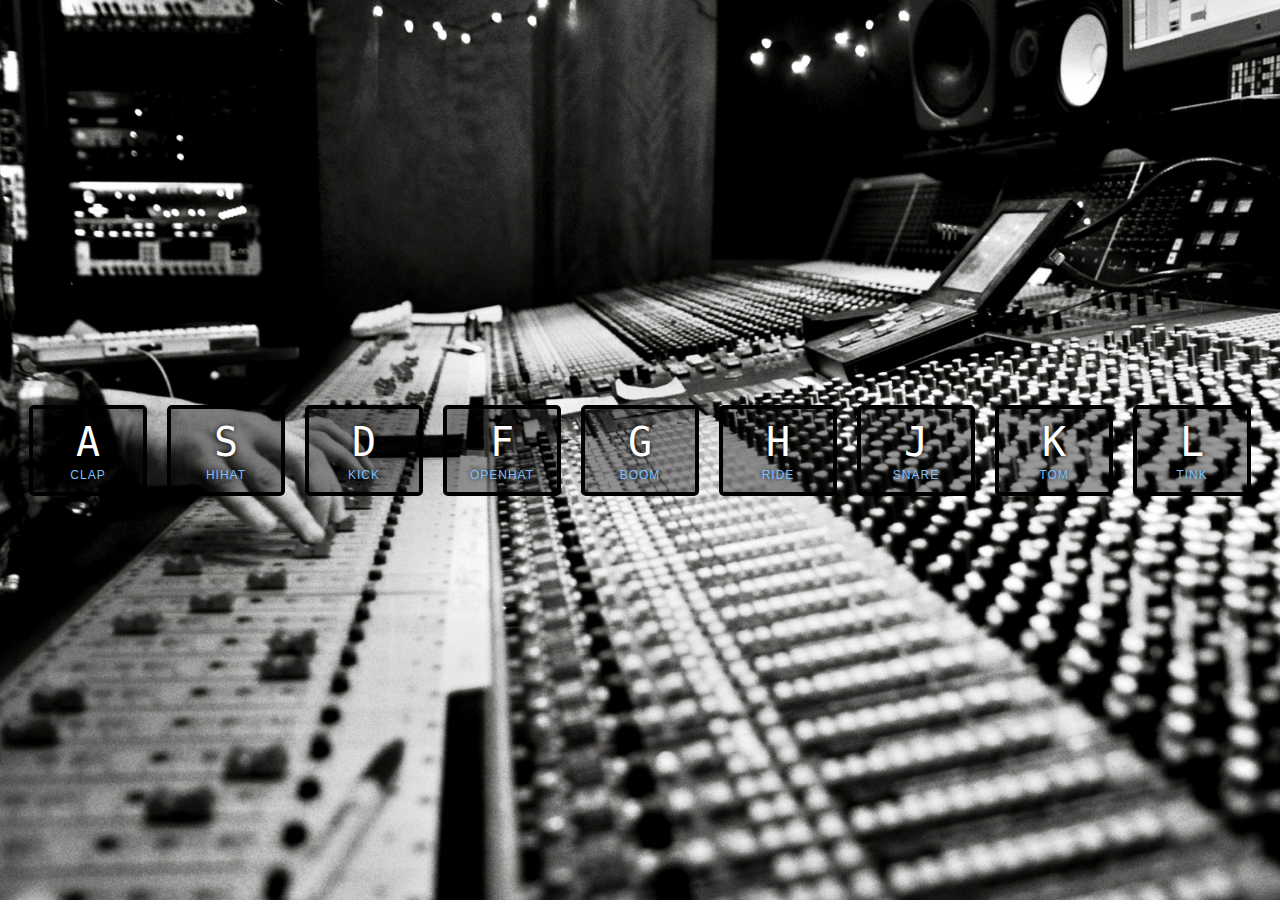
<file: JavaScript30/5.31.2018/index.html>
<!DOCTYPE html>
<html lang="en">
<head>
  <meta charset="UTF-8">
  <title>JS Drum Kit</title>
  <link rel="stylesheet" href="css/style.css">
</head>
<body>


  <div class="keys">
    <div data-key="65" class="key">
      <kbd>A</kbd>
      <span class="sound">clap</span>
    </div>
    <div data-key="83" class="key">
      <kbd>S</kbd>
      <span class="sound">hihat</span>
    </div>
    <div data-key="68" class="key">
      <kbd>D</kbd>
      <span class="sound">kick</span>
    </div>
    <div data-key="70" class="key">
      <kbd>F</kbd>
      <span class="sound">openhat</span>
    </div>
    <div data-key="71" class="key">
      <kbd>G</kbd>
      <span class="sound">boom</span>
    </div>
    <div data-key="72" class="key">
      <kbd>H</kbd>
      <span class="sound">ride</span>
    </div>
    <div data-key="74" class="key">
      <kbd>J</kbd>
      <span class="sound">snare</span>
    </div>
    <div data-key="75" class="key">
      <kbd>K</kbd>
      <span class="sound">tom</span>
    </div>
    <div data-key="76" class="key">
      <kbd>L</kbd>
      <span class="sound">tink</span>
    </div>
  </div>

  <audio data-key="65" src="sounds/clap.wav"></audio>
  <audio data-key="83" src="sounds/hihat.wav"></audio>
  <audio data-key="68" src="sounds/kick.wav"></audio>
  <audio data-key="70" src="sounds/openhat.wav"></audio>
  <audio data-key="71" src="sounds/boom.wav"></audio>
  <audio data-key="72" src="sounds/ride.wav"></audio>
  <audio data-key="74" src="sounds/snare.wav"></audio>
  <audio data-key="75" src="sounds/tom.wav"></audio>
  <audio data-key="76" src="sounds/tink.wav"></audio>

<script>
  const keys = document.querySelectorAll('.key');

  // Listen for when any key is pressed
  window.addEventListener('keydown', (e) => {
    const audio = document.querySelector(`audio[data-key="${e.keyCode}"]`);
    const key = document.querySelector(`.key[data-key="${e.keyCode}"]`);
    if (!audio) // If there is no corresponding data-key audio element with key input, return
      return;
    audio.currentTime = 0; // Allows for multiple, rapid succession calls
    audio.play();
    key.classList.add('playing');
  })

  // When a transition has ended, this function is called
  function removeTransition(e) {
    if (e.propertyName !== 'transform') return; // skip if its not a transform
    this.classList.remove('playing');
  }

  keys.forEach((key) => { // Add a transitionend listener for for each div with class 'key'
    key.addEventListener('transitionend', removeTransition);
  })

</script>


</body>
</html>
</file>
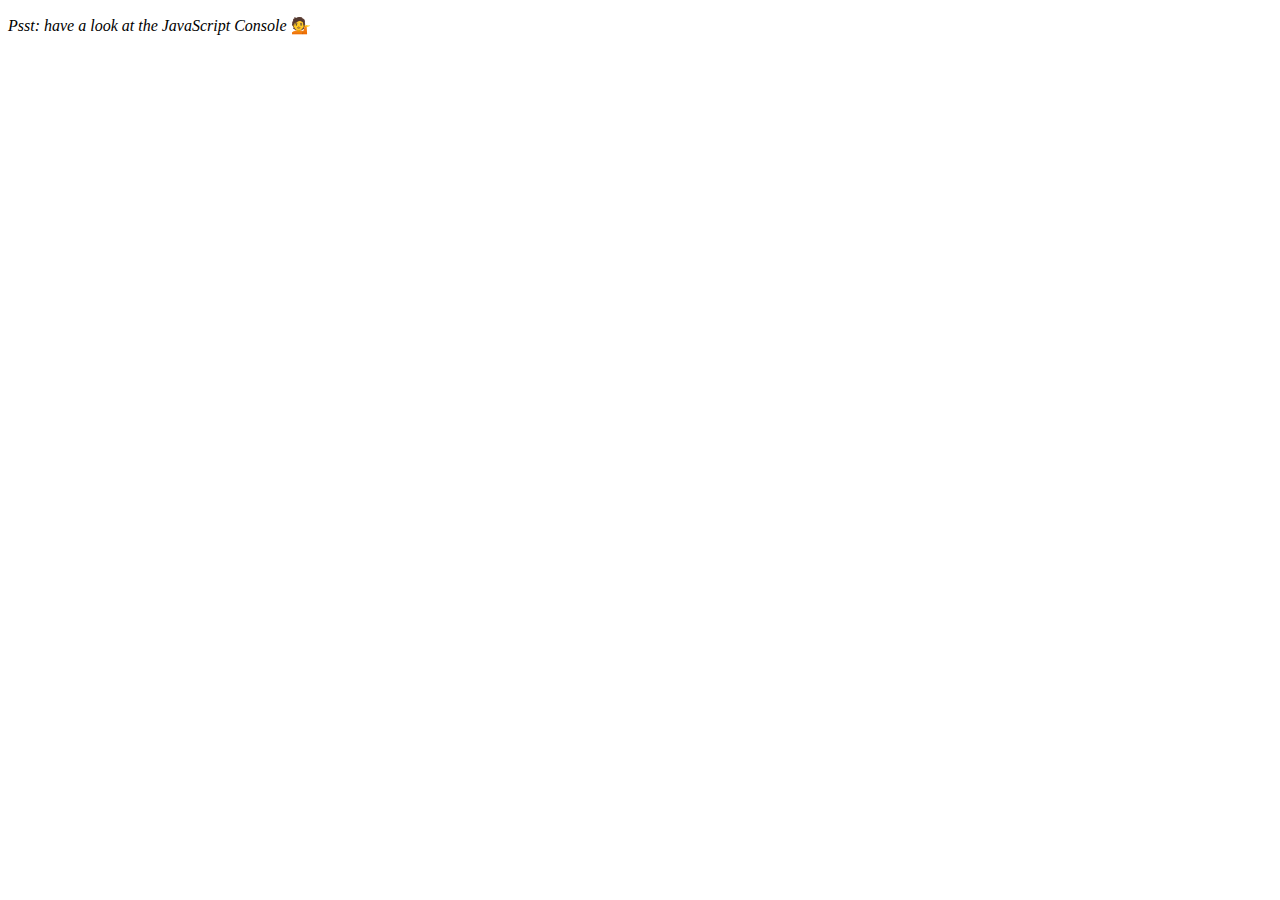
<file: JavaScript30/6.05.2018/index.html>
<!DOCTYPE html>
<html lang="en">
<head>
  <meta charset="UTF-8">
  <title>Array Cardio 💪</title>
</head>
<body>
  <p><em>Psst: have a look at the JavaScript Console</em> 💁</p>
  <script type="text/javascript" src="js/script.js"></script>
</body>
</html>
</file>
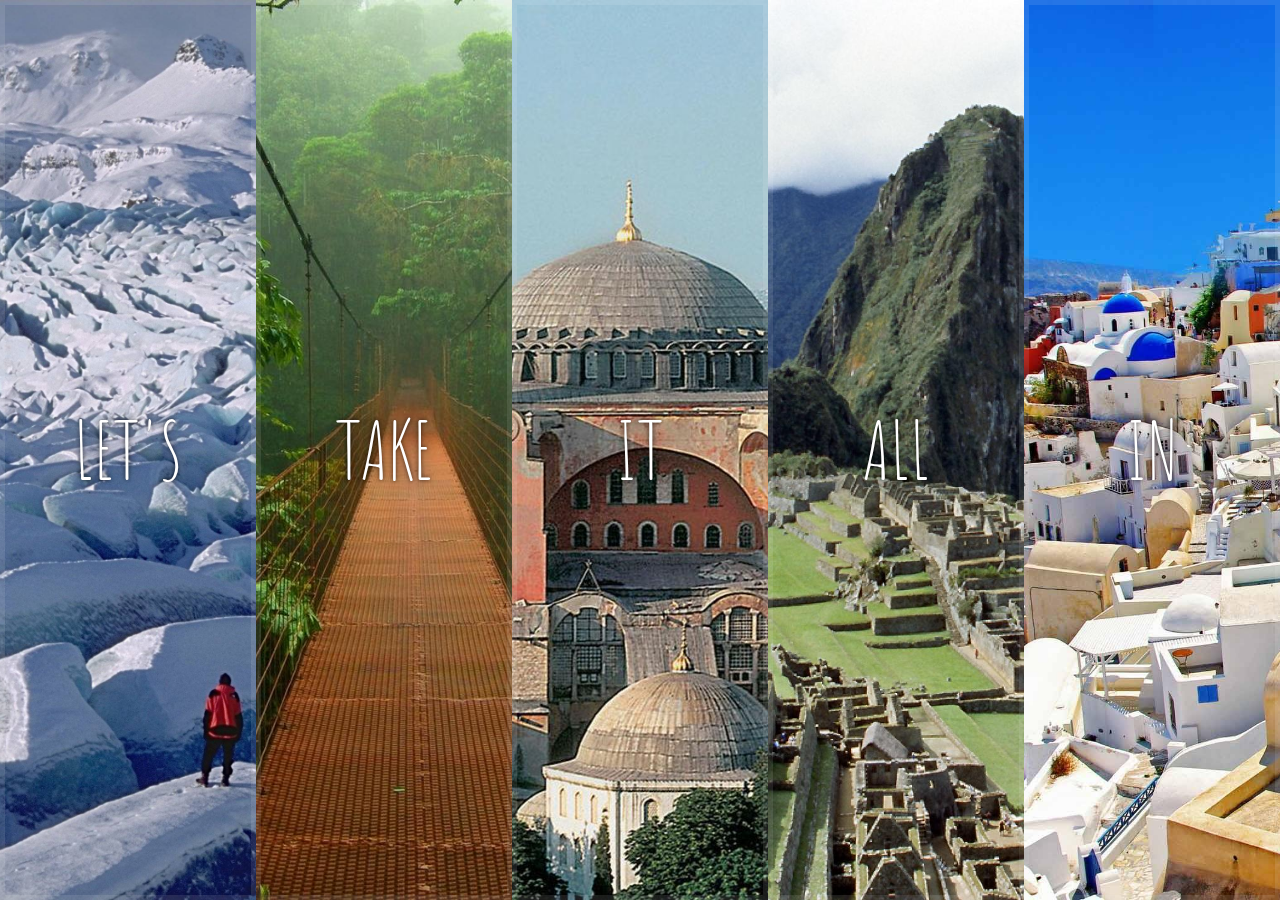
<file: JavaScript30/6.06.2018/index.html>
<!DOCTYPE html>
<html lang="en">
<head>
  <meta charset="UTF-8">
  <title>Flex Panels 💪</title>
  <link href='https://fonts.googleapis.com/css?family=Amatic+SC' rel='stylesheet' type='text/css'>
  <link rel="stylesheet" href="css/style.css">
</head>
<body>
  <div class="panels">
    <div class="panel panel1">
      <p>Hey</p>
      <p>Let's</p>
      <p>Dance</p>
    </div>
    <div class="panel panel2">
      <p>Give</p>
      <p>Take</p>
      <p>Receive</p>
    </div>
    <div class="panel panel3">
      <p>Experience</p>
      <p>It</p>
      <p>Today</p>
    </div>
    <div class="panel panel4">
      <p>Give</p>
      <p>All</p>
      <p>You can</p>
    </div>
    <div class="panel panel5">
      <p>Life</p>
      <p>In</p>
      <p>Motion</p>
    </div>
  </div>
  <script type="text/javascript" src="js/script.js"></script>
</body>
</html>
</file>
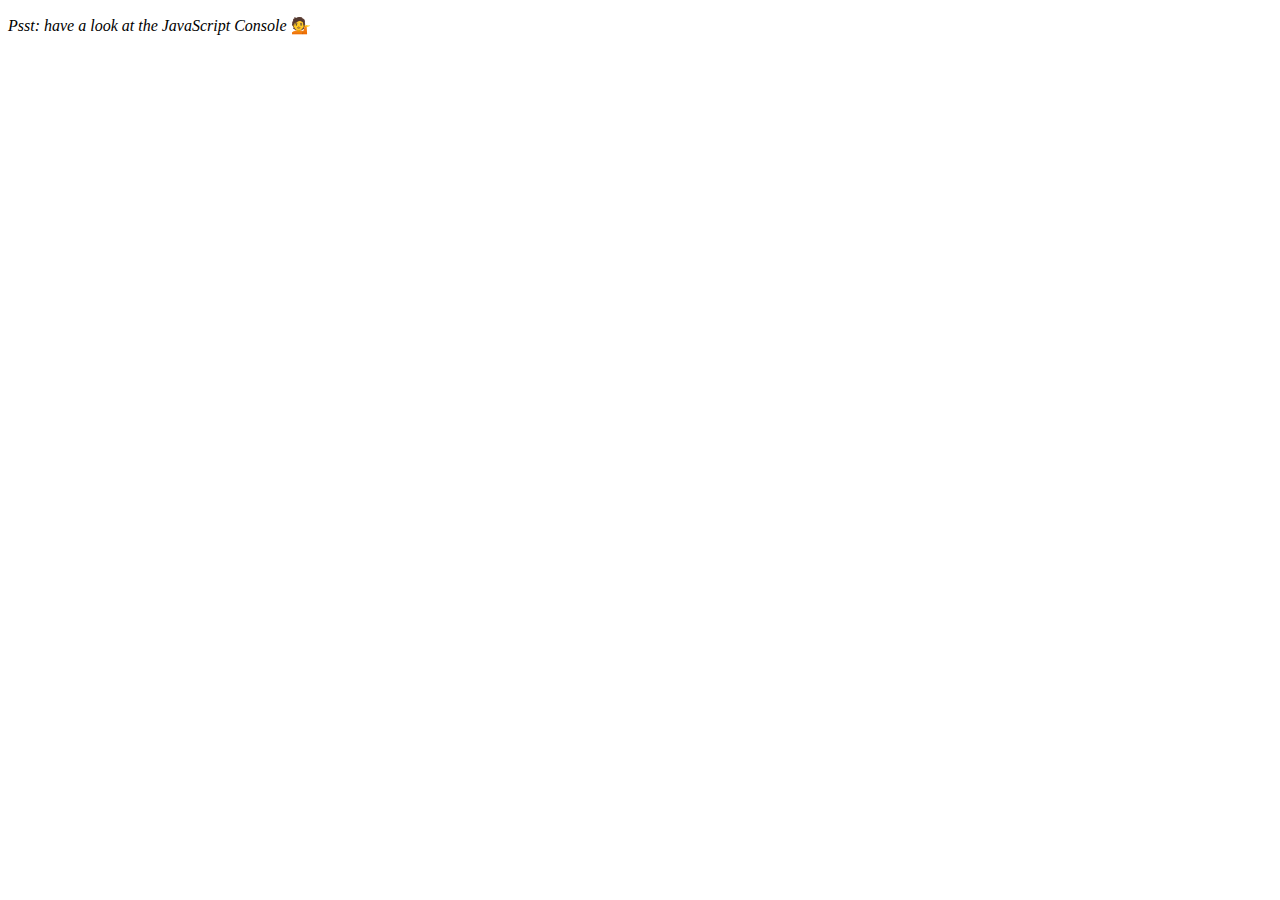
<file: JavaScript30/Array Cardio 2/index.html>
<!DOCTYPE html>
<html lang="en">
<head>
  <meta charset="UTF-8">
  <title>Array Cardio 💪💪</title>
</head>
<body>
  <p><em>Psst: have a look at the JavaScript Console</em> 💁</p>
  <script type="text/javascript" src="js/script.js"></script>
</body>
</html>
</file>
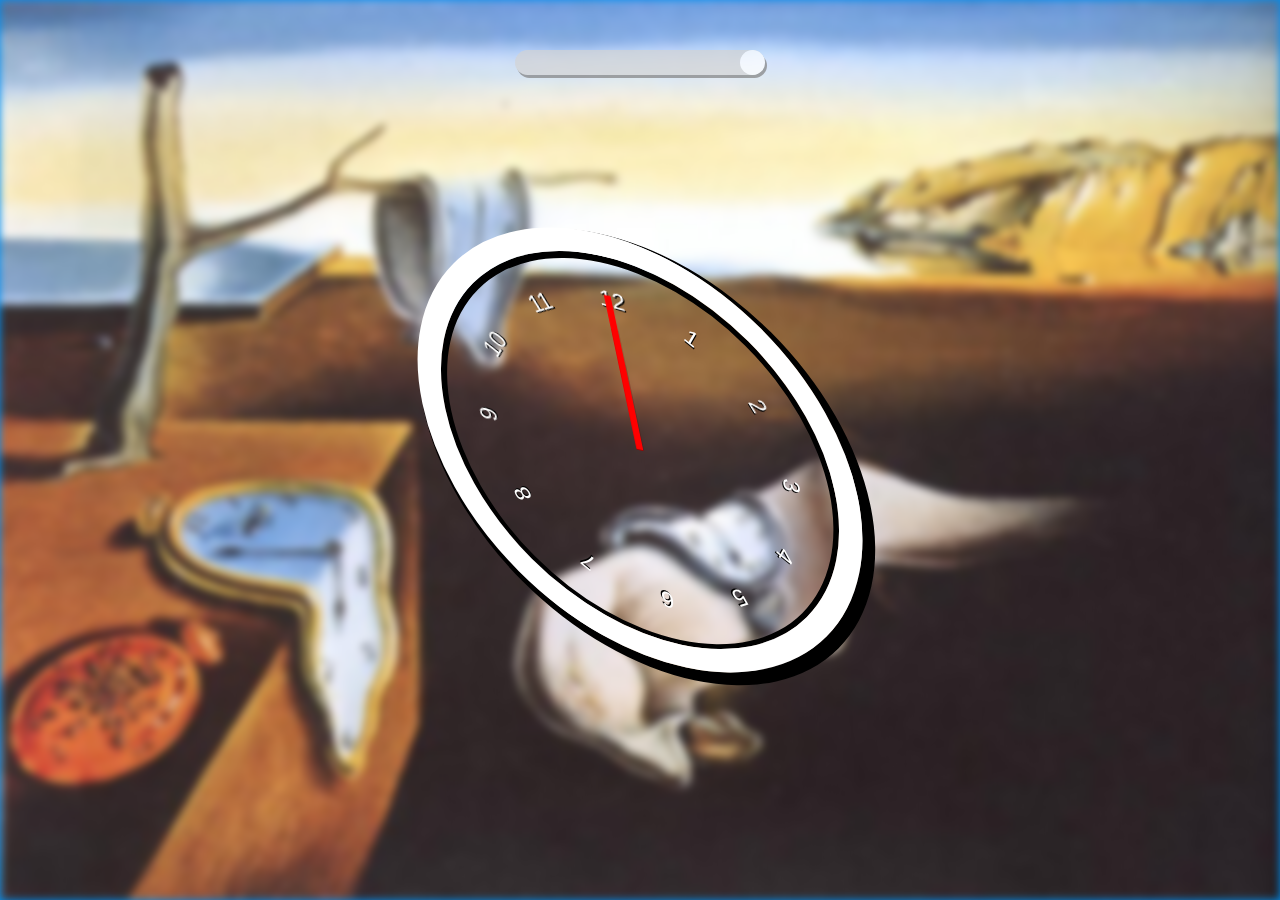
<file: JavaScript30/Salvador Dali Clock/index.html>
<!DOCTYPE html>
<html lang="en">
<head>
  <meta charset="UTF-8">
  <title>JS + CSS Clock</title>
  <link rel="stylesheet" href="css/style.css">
</head>
  <body>
    <img src="img/la-persistencia.jpg" alt="La Persistencia">
    <div class="box">
      <input type ="range" name="skew"  min="-12" max="12" step=".1" value="12" class="slider">
      <div class="clock">
        <div class="clock-face">
          <div class="hand hour-hand">
            <div class="hour-box"></div>
          </div>
          <div class="hand min-hand">
            <div class="minute-box"></div>
          </div>
          <div class="hand second-hand">
            <div class="second-box"></div>
          </div>
        </div>
      </div>
    </div>

    <script type="text/javascript" src="js/script.js"></script>
  </body>
</html>
</file>
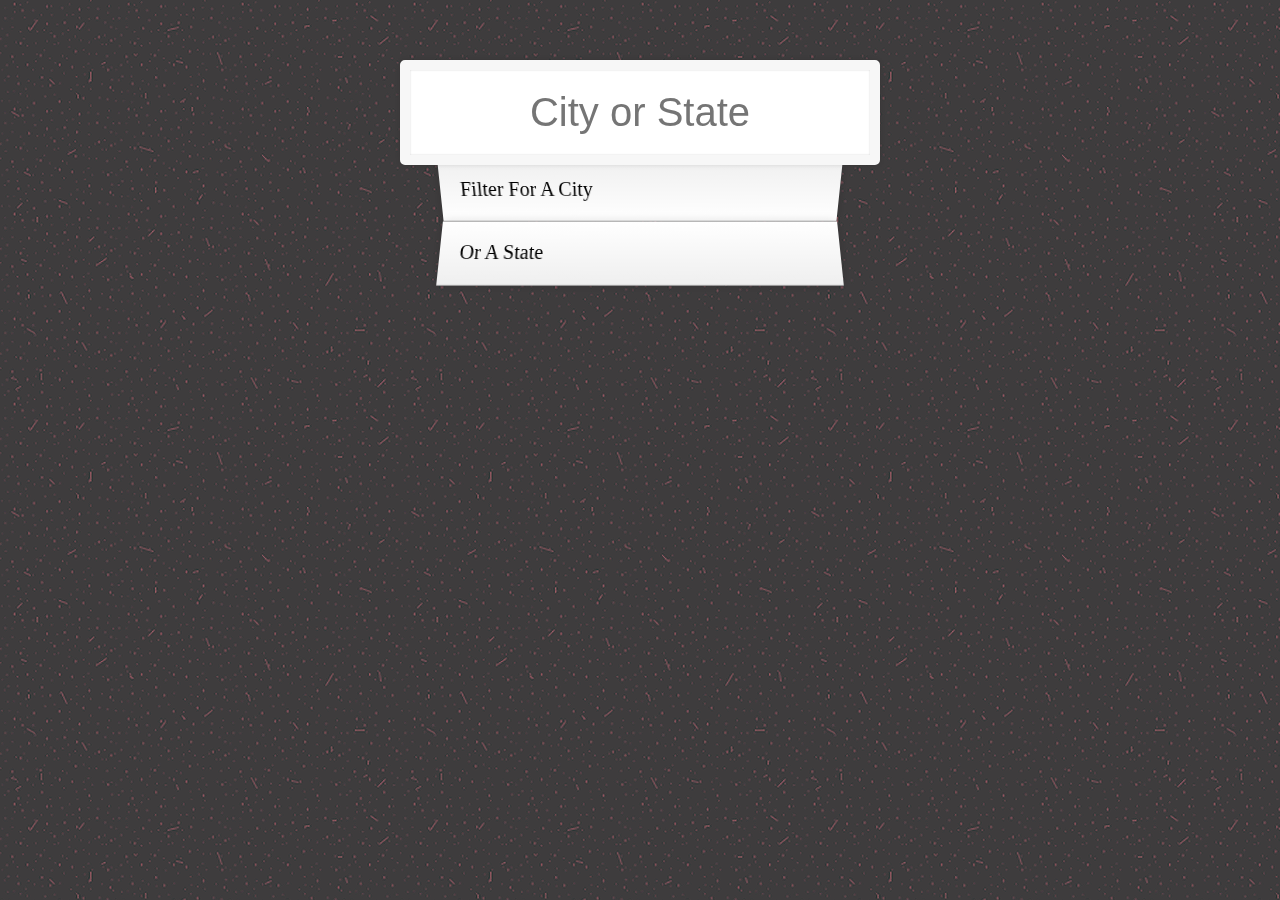
<file: JavaScript30/Type Ahead AJAX/index.html>
<!DOCTYPE html>
<html lang="en">
<head>
  <meta charset="UTF-8">
  <title>Type Ahead</title>
  <link rel="stylesheet" href="css/style.css">
</head>
<body>
  <form class="search-form">
    <input type="text" class="search" placeholder="City or State">
    <ul class="suggestions">
      <li>Filter for a city</li>
      <li>or a state</li>
    </ul>
  </form>
  <script type="text/javascript" src="js/script.js"></script>
  </body>
</html>
</file>
<file: JavaScript30/5.31.2018/css/style.css>
html {
  font-size: 10px;
  background: url('../img/studio.jpg') bottom center;
  background-size: cover;
}
body,html {
  margin: 0;
  padding: 0;
  font-family: sans-serif;
}

.keys {
  display: flex;
  flex: 1;
  min-height: 100vh;
  align-items: center;
  justify-content: center;
}

.key {
  border: .4rem solid black;
  border-radius: .5rem;
  margin: 1rem;
  font-size: 1.5rem;
  padding: 1rem .5rem;
  transition: all .07s ease;
  width: 10rem;
  text-align: center;
  color: white;
  background: rgba(0,0,0,0.4);
  text-shadow: 0 0 .5rem black;
}

.playing {
  transform: scale(1.1);
  border-color: #7DC0FF;
  box-shadow: 0 0 1rem #3F607F;
}

kbd {
  display: block;
  font-size: 4rem;
}

.sound {
  font-size: 1.2rem;
  text-transform: uppercase;
  letter-spacing: .1rem;
  color: #7DC0FF;
}
</file>
<file: JavaScript30/6.06.2018/css/style.css>
html {
    box-sizing: border-box;
    background:#ffc600;
    font-family: 'helvetica neue', Arial, Helvetica, sans-serif;
    font-size: 20px;
    font-weight: 200;
}

body {
    margin: 0;
}

*, *:before, *:after {
    box-sizing: inherit;
}

.panels {
    min-height:100vh;
    overflow: hidden;
    display: flex;
}

.panel {
    background:#6B0F9C;
    box-shadow:inset 0 0 0 5px rgba(255,255,255,0.1);
    color:white;
    text-align: center;
    align-items:center;
    /* Safari transitionend event.propertyName === flex */
    /* Chrome + FF transitionend event.propertyName === flex-grow */
    transition:
        font-size 0.7s cubic-bezier(0.61,-0.19, 0.7,-0.11),
        flex 0.7s cubic-bezier(0.61,-0.19, 0.7,-0.11),
        background 0.2s;
    font-size: 20px;
    background-size:cover;
    background-position:center;
    flex: 1;
    justify-content: center;
    align-items: center;
    display: flex;
    flex-direction: column;
}

.panel1 { background-image:url('../img/alaska.jpg'); }
.panel2 { background-image:url('../img/amazon.jpg'); }
.panel3 { background-image: url('../img/hagia-sofia.jpg'); }
.panel4 { background-image:url('../img/machu-picchu.jpg'); }
.panel5 { background-image:url('../img/greece.jpg'); }

.panel > * {
    margin:0;
    width: 100%;
    transition:transform 0.5s;
    flex: 1 0 auto;
    display: flex;
    justify-content: center;
    align-items: center;
}

.panel > *:first-child {
    transform: translateY(-100%);
}

.panel > *:last-child {
    transform: translateY(100%);
}

.panel.open-active > * {
    transform: translateY(0);
}

.panel p {
    text-transform: uppercase;
    font-family: 'Operator Pro', 'Amatic SC', cursive;
    text-shadow:0 0 4px rgba(0, 0, 0, 0.72), 0 0 14px rgba(0, 0, 0, 0.45);
    font-size: 2em;
}
.panel p:nth-child(2) {
    font-size: 4em;
}

.panel.open {
    font-size:40px;
    flex: 5;
}
</file>
<file: JavaScript30/Salvador Dali Clock/css/style.css>
:root{
  --offwhite: #EFEFEF;
  --blue: #018DED;
}

img {
  position: fixed;
  width: 100%;
  height: 100%;
  filter: blur(4px);
  z-index: -1;
}

.box {
  display: flex;
  width: 100%;
  flex-direction: column;
  align-items:center;
}

.box > * {
  margin: 10px;
  box-shadow: 2px 3px gray;
}

input {
  position: absolute;
  width: 200px;
  top: 40px;
  height: 25px; /* Specified height */
}

html {
  background: var(--blue);
  background-size:cover;
  font-family: 'Helvetica Neue', -apple-system, BlinkMacSystemFont, 'Segoe UI', Roboto, Oxygen, Ubuntu, Cantarell, 'Open Sans', sans-serif;
  text-align: center;
  font-size: 10px;
}

body {
  margin: 0;
  font-size: 2rem;
  display:flex;
  flex:1;
  min-height: 100vh;
  align-items: center;
}

.clock {
  width: 30rem;
  height: 30rem;
  border:20px solid white;
  border-radius:50%;
  margin:50px auto;
  position: relative;
  padding:2rem;
  box-shadow:
    5px 5px 0px 5px black,
    inset 0 1px 0 5px black;
}

.clock-face {
  position: relative;
  width: 100%;
  height: 100%;
  transform: translateY(-3px); /* account for the height of the clock hands */
}

p {
  transform: rotate(-90deg);
}

.tick {
  width: 50%;
  height: 6px;
  position: absolute;
  top: 50%;
  transform-origin: 100%;
}

.tick-inside {
  width: 25%;
  height: 6px;
  /* background:black; */
  position: absolute;
}

.hour-box, .second-box, .minute-box {
  clear: both;
  height: 6px;
  background: black;
  position: relative;
  float: left;
  transform-origin: left;
}

.hour-box {
  width: 50%;
  left: 50%;
}

.minute-box {
  width: 70%;
  left : 30%;
}

.second-box {
  width: 90%;
  left : 10%;
  background : red;
}

.hand {
  display: flex;
  flex-direction: flex-start;
  width:50%;
  height:6px;
  position: absolute;
  top:50%;
  transform-origin: 100%;
  transform: rotate(90deg);
  transition: all 0.05s;
  transition-timing-function: cubic-bezier(0.1, 2.7, 0.58, 1);
}

/* The slider itself */
.slider {
  -webkit-appearance: none;  /* Override default CSS styles */
  appearance: none;
  width: 250px; /* Full-width */
  height: 25px; /* Specified height */
  background: #d3d3d3; /* Grey background */
  outline: none; /* Remove outline */
  opacity: 0.7; /* Set transparency (for mouse-over effects on hover) */
  -webkit-transition: .2s; /* 0.2 seconds transition on hover */
  transition: opacity .2s;
  border-radius: 15px;
}

/* Mouse-over effects */
.slider:hover {
  opacity: 1; /* Fully shown on mouse-over */
}

/* The slider handle (use -webkit- (Chrome, Opera, Safari, Edge) and -moz- (Firefox) to override default look) */
.slider::-webkit-slider-thumb {
  -webkit-appearance: none; /* Override default look */
  appearance: none;
  width: 25px; /* Set a specific slider handle width */
  height: 25px; /* Slider handle height */
  background: 	#ffffff; /* Green background */
  cursor: pointer; /* Cursor on hover */
  border-radius: 15px;
}

.slider::-moz-range-thumb {
  width: 25px; /* Set a specific slider handle width */
  height: 25px; /* Slider handle height */
  background: 	#ffffff; /* Green background */
  cursor: pointer; /* Cursor on hover */
  border-radius: 15px;
}
</file>
<file: JavaScript30/Type Ahead AJAX/css/style.css>
html {
      box-sizing: border-box;
      background-image: url("../img/pink-dust.png");
      font-family:'helvetica neue';
      font-size: 20px;
      font-weight: 200;
    }

    *, *:before, *:after {
      box-sizing: inherit;
    }

    input {
      width: 100%;
      padding:20px;
    }

    .search-form {
      max-width:400px;
      margin:50px auto;
    }

    input.search {
      margin: 0;
      text-align: center;
      outline:0;
      border: 10px solid #F7F7F7;
      width: 120%;
      left: -10%;
      position: relative;
      top: 10px;
      z-index: 2;
      border-radius: 5px;
      font-size: 40px;
      box-shadow: 0 0 5px rgba(0, 0, 0, 0.12), inset 0 0 2px rgba(0, 0, 0, 0.19);
    }


    .suggestions {
      margin: 0;
      padding: 0;
      position: relative;
      /*perspective:20px;*/
    }

    .suggestions li {
      background:white;
      list-style: none;
      border-bottom: 1px solid #D8D8D8;
      box-shadow: 0 0 10px rgba(0, 0, 0, 0.14);
      margin:0;
      padding:20px;
      transition:background 0.2s;
      display:flex;
      justify-content:space-between;
      text-transform: capitalize;
    }

    .suggestions li:nth-child(even) {
      transform: perspective(100px) rotateX(3deg) translateY(2px) scale(1.001);
      background: linear-gradient(to bottom,  #ffffff 0%,#EFEFEF 100%);
    }

    .suggestions li:nth-child(odd) {
      transform: perspective(100px) rotateX(-3deg) translateY(3px);
      background: linear-gradient(to top,  #ffffff 0%,#EFEFEF 100%);
    }

    span.population {
      font-size: 15px;
    }

    .hl {
      background:#ffc600;
    }
</file>
